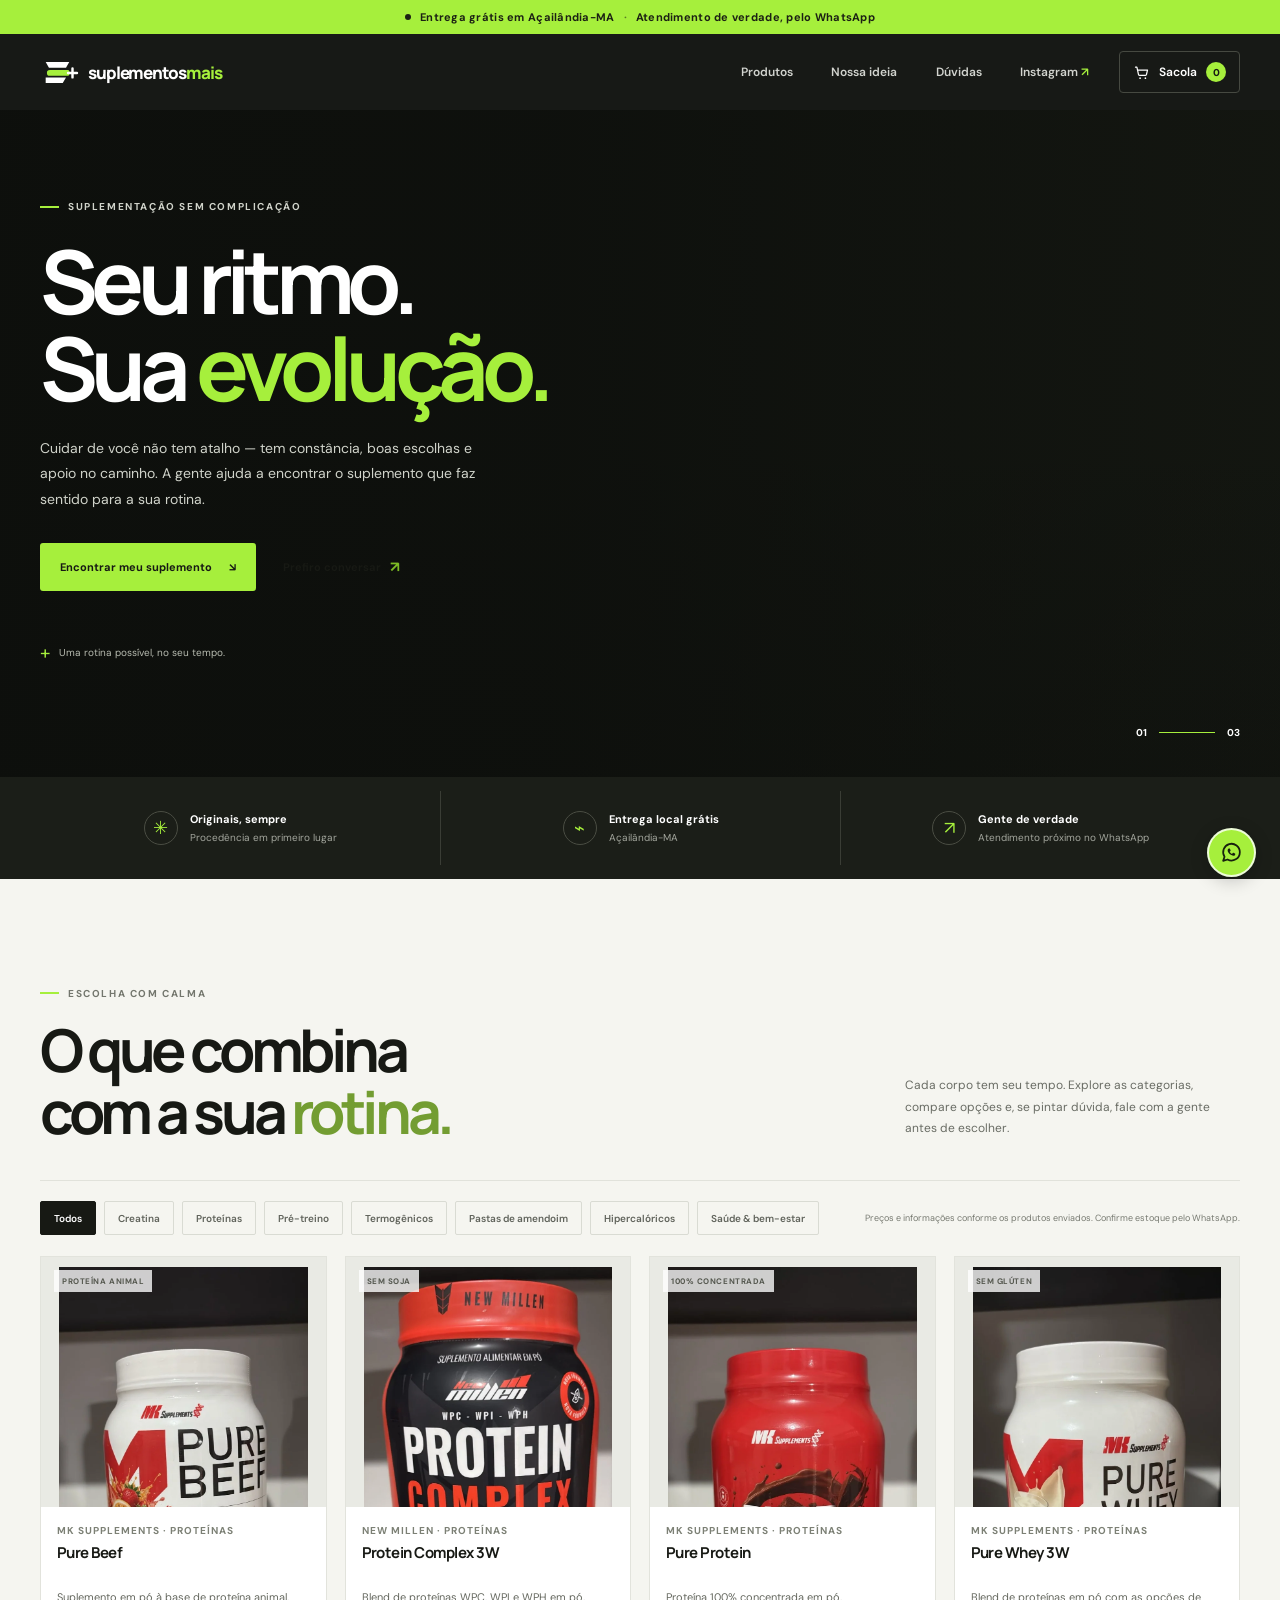
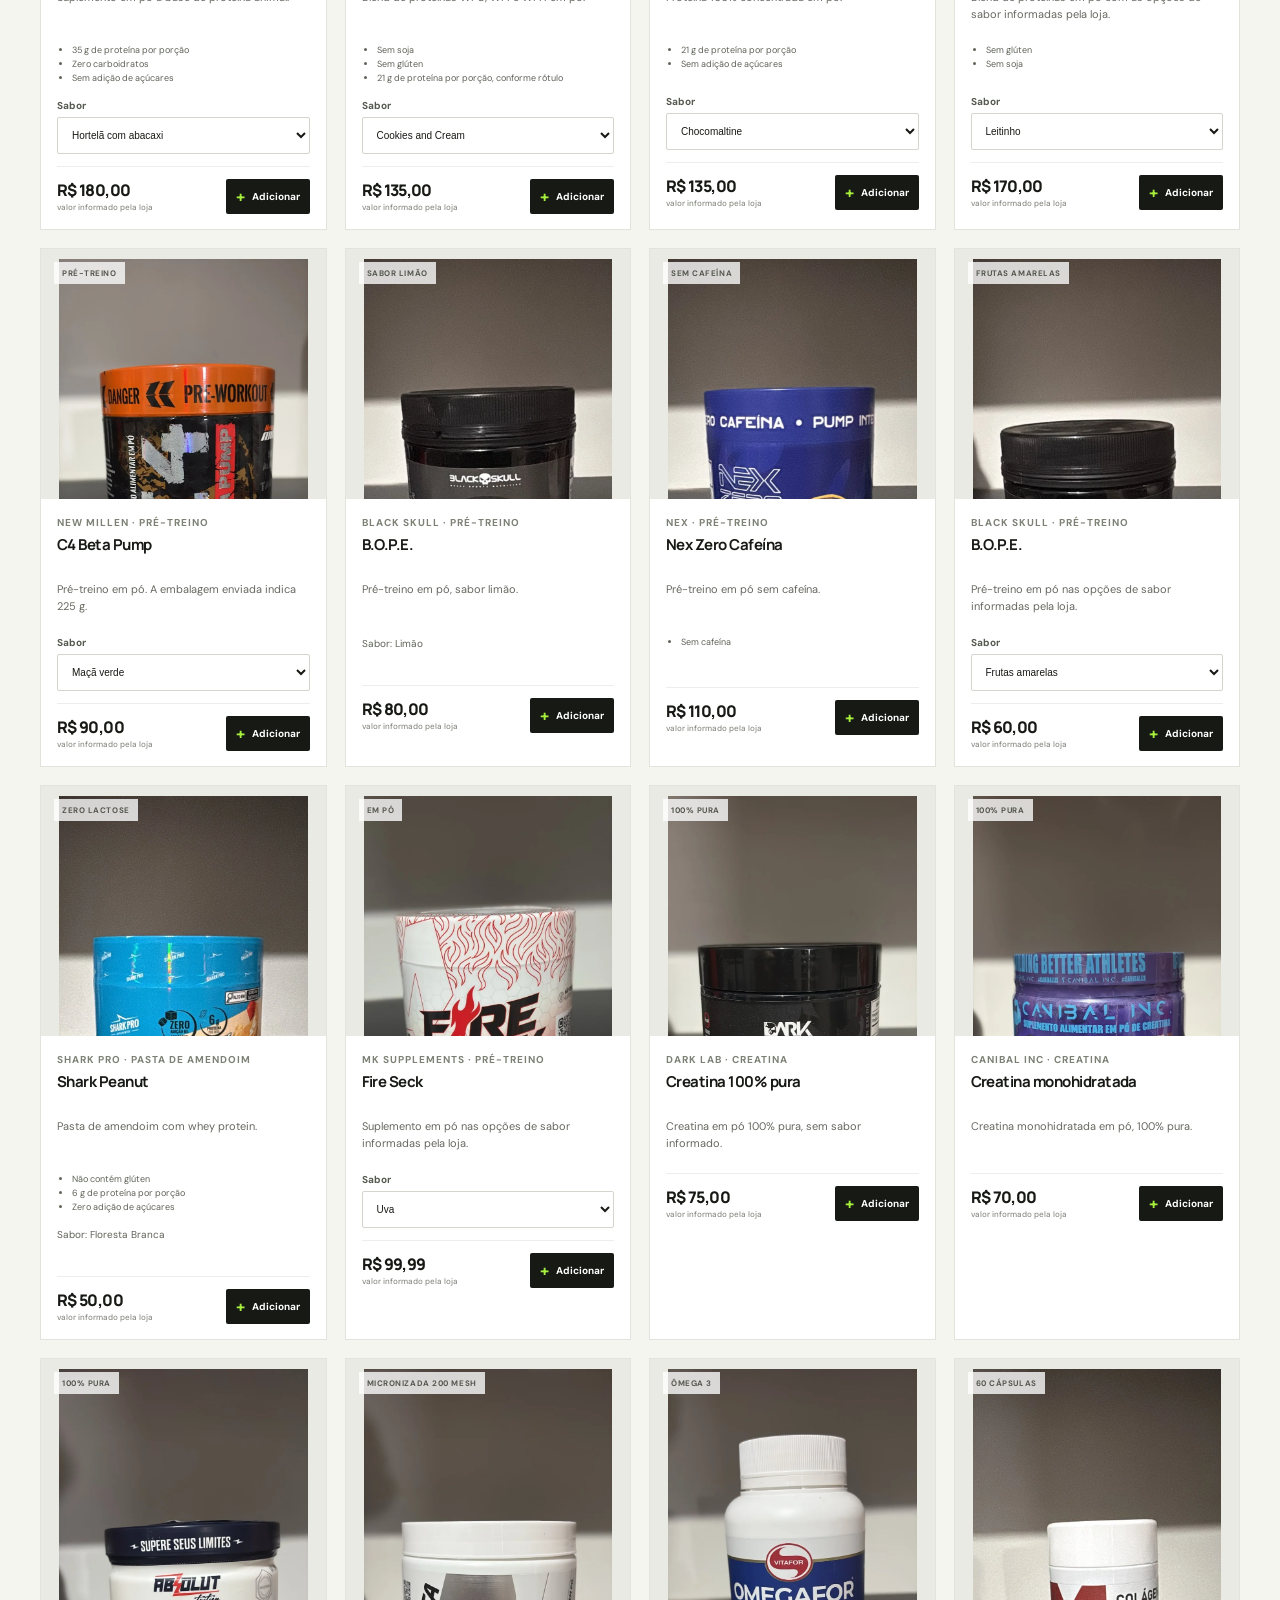
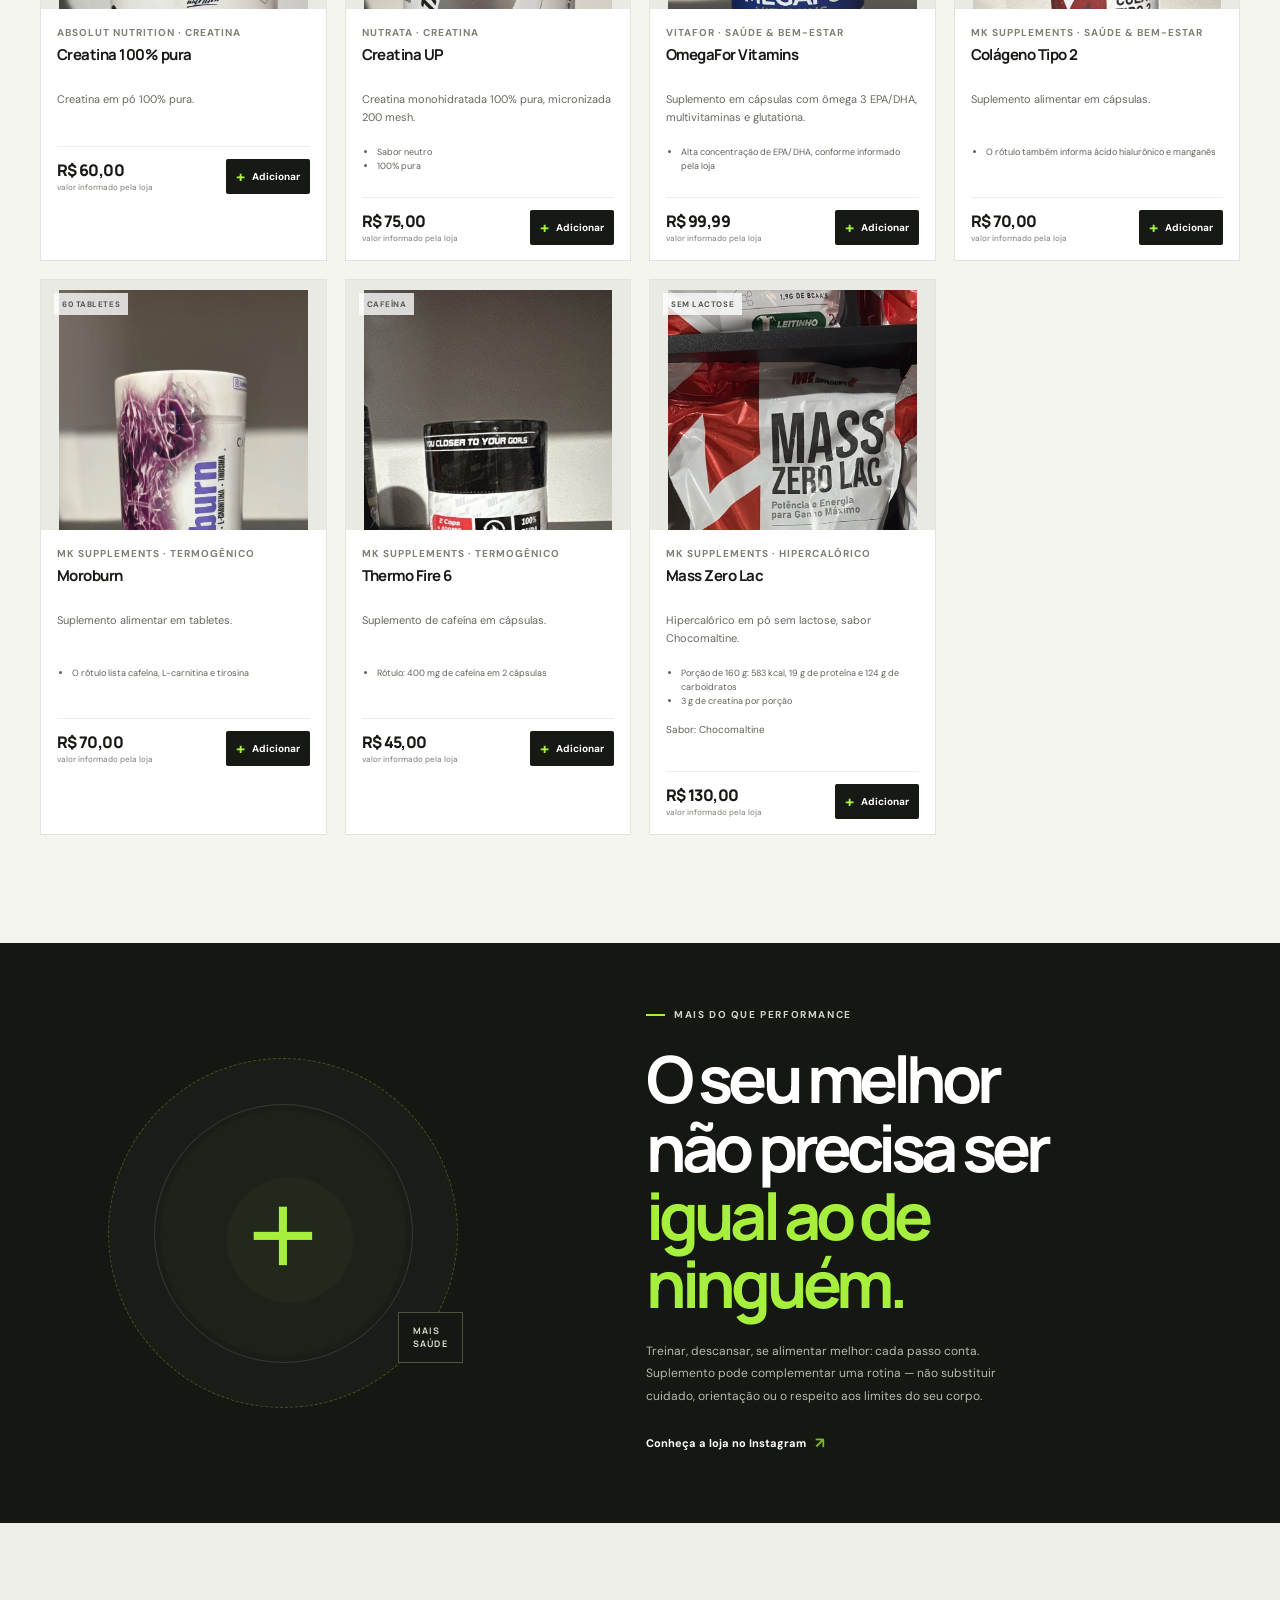
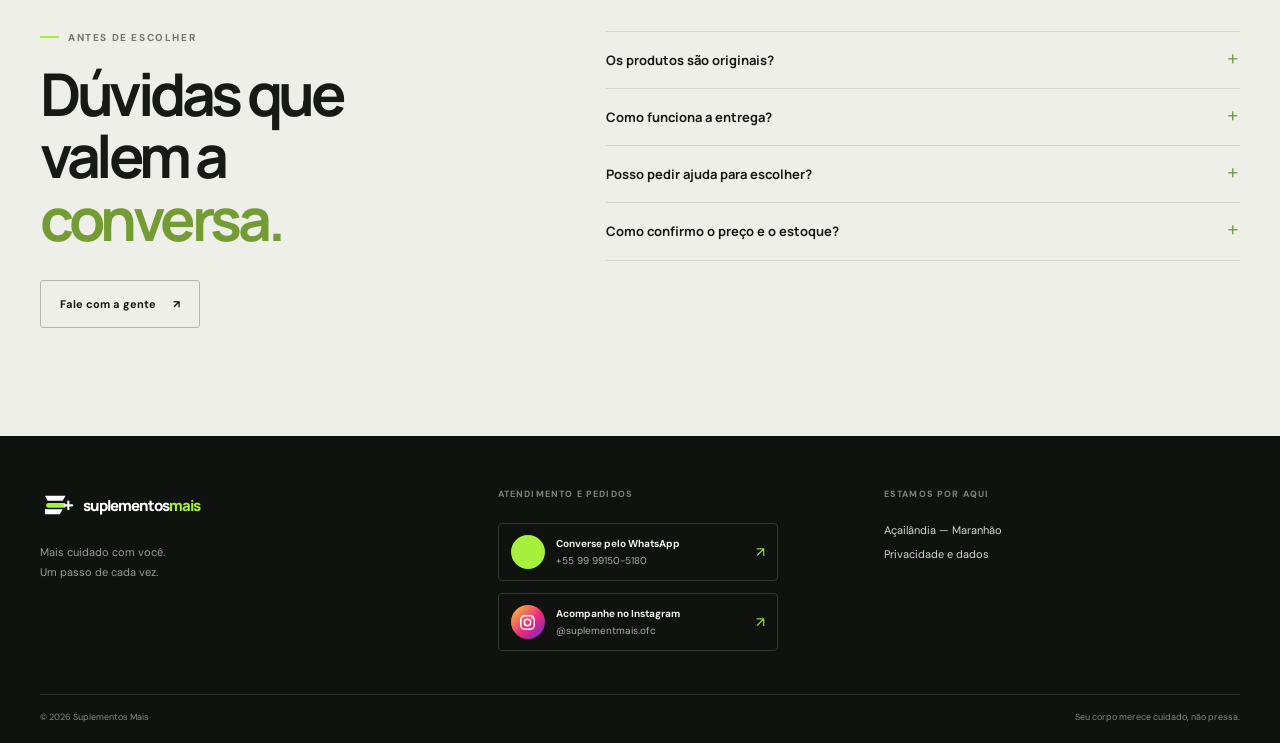
<file: index.html>
<!doctype html>
<html lang="pt-BR">
  <head>
 <!-- Google tag (gtag.js) -->
    <script async src="https://www.googletagmanager.com/gtag/js?id=G-LYLP52VPXJ"></script>
    <script>
      window.dataLayer = window.dataLayer || [];
      function gtag(){dataLayer.push(arguments);}
      gtag('js', new Date());

      gtag('config', 'G-LYLP52VPXJ');
    </script>
    <meta charset="utf-8">
    <meta name="viewport" content="width=device-width, initial-scale=1">
    <meta name="theme-color" content="#10120f">
    <meta name="description" content="Suplementos Mais: suplementos originais para apoiar sua rotina de treino, saúde e bem-estar. Entrega grátis em Açailândia-MA.">
    <meta property="og:type" content="website">
    <meta property="og:title" content="Suplementos Mais — Seu ritmo. Sua evolução.">
    <meta property="og:description" content="Suplementos originais e atendimento próximo para acompanhar sua rotina. Peça pelo WhatsApp.">
    <title>Suplementos Mais — Seu ritmo. Sua evolução.</title>
    <link rel="preconnect" href="https://images.unsplash.com">
    <link rel="preconnect" href="https://fonts.googleapis.com">
    <link rel="preconnect" href="https://fonts.gstatic.com" crossorigin>
    <link href="https://fonts.googleapis.com/css2?family=DM+Sans:wght@400;500;600;700&family=Manrope:wght@400;500;600;700;800&display=swap" rel="stylesheet">
    <link rel="stylesheet" href="style.css">
    <script type="application/ld+json">
      {
        "@context": "https://schema.org",
        "@type": "SportingGoodsStore",
        "name": "Suplementos Mais",
        "description": "Loja de suplementos alimentares com entrega grátis em Açailândia, Maranhão.",
        "telephone": "+55 99 99150-5180",
        "areaServed": {
          "@type": "City",
          "name": "Açailândia",
          "containedInPlace": {
            "@type": "State",
            "name": "Maranhão"
          }
        },
        "sameAs": [
          "https://www.instagram.com/suplementmais.ofc/"
        ]
      }
    </script>
    <script src="script.js" defer></script>
  </head>
  <body>
    <a class="skip-link" href="#conteudo">Pular para o conteúdo</a>

    <div class="announcement">
      <span class="announcement__dot" aria-hidden="true"></span>
      Entrega grátis em Açailândia-MA <span class="announcement__divider" aria-hidden="true">·</span> Atendimento de verdade, pelo WhatsApp
    </div>

    <header class="site-header">
      <div class="container header-inner">
        <a class="brand" href="#inicio" aria-label="Suplementos Mais — início">
          <svg class="brand__mark" viewBox="0 0 48 48" aria-hidden="true">
            <path d="M7 11h29l-4 7H11zM7 30h25l-4 7H7z" fill="currentColor"/>
            <path d="M12 21h23a5 5 0 0 1 0 7H12a3.5 3.5 0 0 1 0-7Z" fill="#a6ef3c"/>
            <path d="M40 19v11m-5.5-5.5h11" stroke="currentColor" stroke-width="3" stroke-linecap="round"/>
          </svg>
          <span class="brand__wordmark">suplementos<span>mais</span></span>
        </a>

        <nav class="main-nav" aria-label="Navegação principal">
          <a href="#catalogo">Produtos</a>
          <a href="#sobre">Nossa ideia</a>
          <a href="#duvidas">Dúvidas</a>
          <a class="main-nav__instagram" href="https://www.instagram.com/suplementmais.ofc/" target="_blank" rel="noreferrer">Instagram <span aria-hidden="true">↗</span></a>
        </nav>

        <button class="cart-trigger" type="button" aria-haspopup="dialog" aria-controls="cart-dialog" aria-label="Abrir carrinho">
          <svg viewBox="0 0 24 24" fill="none" aria-hidden="true"><path d="M3.5 4.5h2l2.2 10.1a2 2 0 0 0 2 1.6h7.4a2 2 0 0 0 1.9-1.4l1.5-6.1H7" stroke="currentColor" stroke-width="1.7" stroke-linecap="round" stroke-linejoin="round"/><circle cx="10" cy="20" r="1.2" fill="currentColor"/><circle cx="17.5" cy="20" r="1.2" fill="currentColor"/></svg>
          <span class="cart-trigger__label">Sacola</span>
          <span class="cart-count" aria-live="polite" aria-atomic="true">0</span>
        </button>
      </div>
    </header>

    <main id="conteudo">
      <section class="hero" id="inicio" aria-labelledby="hero-title">
        <div class="hero__image" role="img" aria-label="Ambiente de academia com equipamentos de treino"></div>
        <div class="hero__shade"></div>
        <div class="container hero__content">
          <p class="eyebrow"><span></span> Suplementação sem complicação</p>
          <h1 id="hero-title">Seu ritmo.<br>Sua <span>evolução.</span></h1>
          <p class="hero__copy">Cuidar de você não tem atalho — tem constância, boas escolhas e apoio no caminho. A gente ajuda a encontrar o suplemento que faz sentido para a sua rotina.</p>
          <div class="hero__actions">
            <a class="button button--lime" href="#catalogo">Encontrar meu suplemento <span aria-hidden="true">↘</span></a>
            <a class="text-link" href="https://wa.me/5599991505180?text=Oi%21%20Quero%20uma%20ajuda%20para%20escolher%20meu%20suplemento." target="_blank" rel="noreferrer">Prefiro conversar <span aria-hidden="true">↗</span></a>
          </div>
          <div class="hero__note"><span class="hero__note-mark" aria-hidden="true">+</span> Uma rotina possível, no seu tempo.</div>
        </div>
        <div class="hero__index" aria-hidden="true">01 <span></span> 03</div>
      </section>

      <section class="benefits" aria-label="Diferenciais da loja">
        <div class="container benefits__inner">
          <div class="benefit"><span class="benefit__icon" aria-hidden="true">✳</span><span><strong>Originais, sempre</strong><small>Procedência em primeiro lugar</small></span></div>
          <div class="benefit"><span class="benefit__icon" aria-hidden="true">⌁</span><span><strong>Entrega local grátis</strong><small>Açailândia-MA</small></span></div>
          <div class="benefit"><span class="benefit__icon" aria-hidden="true">↗</span><span><strong>Gente de verdade</strong><small>Atendimento próximo no WhatsApp</small></span></div>
        </div>
      </section>

      <section class="catalog section-pad" id="catalogo" aria-labelledby="catalog-title">
        <div class="container">
          <div class="section-heading">
            <div>
              <p class="eyebrow eyebrow--dark"><span></span> Escolha com calma</p>
              <h2 id="catalog-title">O que combina<br>com a sua <em>rotina.</em></h2>
            </div>
            <p class="section-heading__copy">Cada corpo tem seu tempo. Explore as categorias, compare opções e, se pintar dúvida, fale com a gente antes de escolher.</p>
          </div>
          <div class="catalog-toolbar">
            <div class="category-list" role="group" aria-label="Filtrar produtos por categoria">
              <button class="category-chip is-active" type="button" data-category="todos" aria-pressed="true">Todos</button>
              <button class="category-chip" type="button" data-category="creatina" aria-pressed="false">Creatina</button>
              <button class="category-chip" type="button" data-category="proteina" aria-pressed="false">Proteínas</button>
              <button class="category-chip" type="button" data-category="energia" aria-pressed="false">Pré-treino</button>
              <button class="category-chip" type="button" data-category="termogenico" aria-pressed="false">Termogênicos</button>
              <button class="category-chip" type="button" data-category="pasta" aria-pressed="false">Pastas de amendoim</button>
              <button class="category-chip" type="button" data-category="hipercalorico" aria-pressed="false">Hipercalóricos</button>
              <button class="category-chip" type="button" data-category="saude" aria-pressed="false">Saúde &amp; bem-estar</button>
            </div>
            <p class="catalog-note">Preços e informações conforme os produtos enviados. Confirme estoque pelo WhatsApp.</p>
          </div>
          <div class="product-grid" id="product-grid" aria-live="polite" aria-busy="true"></div>
        </div>
      </section>

      <section class="manifesto" id="sobre" aria-labelledby="manifesto-title">
        <div class="container manifesto__inner">
          <div class="manifesto__graphic" aria-hidden="true">
            <div class="manifesto__ring manifesto__ring--outer"></div>
            <div class="manifesto__ring manifesto__ring--inner"></div>
            <span class="manifesto__plus">+</span>
            <span class="manifesto__caption">MAIS<br>SAÚDE</span>
          </div>
          <div class="manifesto__text">
            <p class="eyebrow"><span></span> Mais do que performance</p>
            <h2 id="manifesto-title">O seu melhor<br>não precisa ser<br><em>igual ao de ninguém.</em></h2>
            <p>Treinar, descansar, se alimentar melhor: cada passo conta. Suplemento pode complementar uma rotina — não substituir cuidado, orientação ou o respeito aos limites do seu corpo.</p>
            <a class="text-link text-link--light" href="https://www.instagram.com/suplementmais.ofc/" target="_blank" rel="noreferrer">Conheça a loja no Instagram <span aria-hidden="true">↗</span></a>
          </div>
        </div>
      </section>

      <section class="faq section-pad" id="duvidas" aria-labelledby="faq-title">
        <div class="container faq__inner">
          <div>
            <p class="eyebrow eyebrow--dark"><span></span> Antes de escolher</p>
            <h2 id="faq-title">Dúvidas que<br>valem a <em>conversa.</em></h2>
            <a class="button button--outline" href="https://wa.me/5599991505180?text=Oi%21%20Tenho%20uma%20d%C3%BAvida%20sobre%20os%20suplementos." target="_blank" rel="noreferrer">Fale com a gente <span aria-hidden="true">↗</span></a>
          </div>
          <div class="faq-list">
            <details>
              <summary>Os produtos são originais?</summary>
              <p>Sim. Trabalhamos com produtos originais e priorizamos a procedência. Se quiser conferir uma marca ou produto específico, fale com a gente antes do pedido.</p>
            </details>
            <details>
              <summary>Como funciona a entrega?</summary>
              <p>A entrega é grátis em Açailândia-MA. Para outros locais, consulte disponibilidade, prazo e valor pelo WhatsApp.</p>
            </details>
            <details>
              <summary>Posso pedir ajuda para escolher?</summary>
              <p>Claro. Conte um pouco sobre sua rotina e o que procura. Para recomendações individualizadas de saúde ou nutrição, procure um profissional habilitado.</p>
            </details>
            <details>
              <summary>Como confirmo o preço e o estoque?</summary>
              <p>Os valores deste catálogo são referências iniciais. O preço final, a disponibilidade e os detalhes do pedido são confirmados diretamente com a loja pelo WhatsApp.</p>
            </details>
          </div>
        </div>
      </section>
    </main>

    <footer class="site-footer">
      <div class="container footer-main">
        <div class="footer-brand">
          <a class="brand brand--footer" href="#inicio" aria-label="Suplementos Mais — voltar ao início">
            <svg class="brand__mark" viewBox="0 0 48 48" aria-hidden="true"><path d="M7 11h29l-4 7H11zM7 30h25l-4 7H7z" fill="currentColor"/><path d="M12 21h23a5 5 0 0 1 0 7H12a3.5 3.5 0 0 1 0-7Z" fill="#a6ef3c"/><path d="M40 19v11m-5.5-5.5h11" stroke="currentColor" stroke-width="3" stroke-linecap="round"/></svg>
            <span class="brand__wordmark">suplementos<span>mais</span></span>
          </a>
          <p>Mais cuidado com você.<br>Um passo de cada vez.</p>
        </div>
        <div class="footer-contact">
          <span class="footer-label">Atendimento e pedidos</span>
          <a class="footer-whatsapp" href="https://wa.me/5599991505180" target="_blank" rel="noreferrer">
            <span class="footer-whatsapp__icon" aria-hidden="true">
              <svg viewBox="0 0 24 24" fill="none"><path d="M20 11.7a8 8 0 0 1-11.8 7L4 20l1.3-4A8 8 0 1 1 20 11.7Z" stroke="currentColor" stroke-width="1.7" stroke-linejoin="round"/><path d="M9 8.5c.2-.4.4-.4.7-.4h.4c.2 0 .3.1.4.4l.6 1.4c.1.3.1.4-.1.6l-.5.6c-.2.2-.2.3-.1.5.3.6 1 1.3 1.7 1.7.2.1.4.1.5-.1l.7-.8c.2-.2.3-.2.6-.1l1.4.7c.3.1.4.3.3.6l-.2.8c-.1.3-.5.6-1 .7-.6.1-1.4 0-2.6-.6-1.2-.6-2.2-1.6-2.8-2.5-.6-.9-.8-1.8-.7-2.4.1-.5.4-.9.7-1.1Z" fill="currentColor"/></svg>
            </span>
            <span class="footer-whatsapp__text"><strong>Converse pelo WhatsApp</strong><small>+55 99 99150-5180</small></span>
            <span class="footer-whatsapp__arrow" aria-hidden="true">↗</span>
          </a>
          <a class="footer-whatsapp footer-instagram" href="https://www.instagram.com/suplementmais.ofc/" target="_blank" rel="noreferrer">
            <span class="footer-whatsapp__icon" aria-hidden="true">
              <svg viewBox="0 0 24 24" fill="none"><rect x="3.5" y="3.5" width="17" height="17" rx="5" stroke="currentColor" stroke-width="1.8"/><circle cx="12" cy="12" r="4" stroke="currentColor" stroke-width="1.8"/><circle cx="17.5" cy="6.8" r="1" fill="currentColor"/></svg>
            </span>
            <span class="footer-whatsapp__text"><strong>Acompanhe no Instagram</strong><small>@suplementmais.ofc</small></span>
            <span class="footer-whatsapp__arrow" aria-hidden="true">↗</span>
          </a>
        </div>
        <div class="footer-contact">
          <span class="footer-label">Estamos por aqui</span>
          <span>Açailândia — Maranhão</span>
          <a href="privacy.html">Privacidade e dados</a>
        </div>
      </div>
      <div class="container footer-bottom">
        <span>© <span id="current-year"></span> Suplementos Mais</span>
        <span>Seu corpo merece cuidado, não pressa.</span>
      </div>
    </footer>

    <dialog class="cart-dialog" id="cart-dialog" aria-labelledby="cart-title">
      <div class="dialog-header">
        <div><p class="eyebrow eyebrow--dark"><span></span> Sua seleção</p><h2 id="cart-title">Sacola <span class="cart-title-count">(0)</span></h2></div>
        <button class="icon-button" type="button" data-close-cart aria-label="Fechar sacola">×</button>
      </div>
      <div class="cart-items" id="cart-items"></div>
      <div class="cart-empty" id="cart-empty">
        <span class="cart-empty__icon" aria-hidden="true">＋</span>
        <p>Sua sacola está esperando<br>por uma boa escolha.</p>
        <button class="text-link" type="button" data-close-cart>Explorar produtos <span aria-hidden="true">↗</span></button>
      </div>
      <div class="cart-footer" id="cart-footer" hidden>
        <fieldset class="payment-options" id="payment-options">
          <legend>Escolha a forma de pagamento</legend>
          <label class="payment-option"><input type="radio" name="paymentMethod" value="dinheiro"><span>Dinheiro</span></label>
          <label class="payment-option"><input type="radio" name="paymentMethod" value="pix"><span>Pix</span></label>
          <label class="payment-option"><input type="radio" name="paymentMethod" value="debito"><span>Cartão de débito</span></label>
          <label class="payment-option"><input type="radio" name="paymentMethod" value="credito-vista"><span>Crédito à vista</span></label>
          <label class="payment-option payment-option--installments"><input type="radio" name="paymentMethod" value="credito-parcelado" id="installment-payment-option" aria-describedby="installment-eligibility"><span>Crédito parcelado</span></label>
          <p class="payment-hint" id="installment-eligibility">Em compras a partir de R$ 120,00, em até 3 parcelas mensais.</p>
        </fieldset>
        <div class="installment-field" id="installment-field" hidden>
          <label for="installments">Parcelas mensais</label>
          <select id="installments" name="installments">
            <option value="" selected disabled>Escolha a quantidade de parcelas</option>
            <option value="2">2 parcelas</option>
            <option value="3">3 parcelas</option>
          </select>
          <p class="installment-preview" id="installment-preview" aria-live="polite"></p>
        </div>
        <p class="payment-error" id="payment-error" role="alert" hidden>Selecione uma forma de pagamento para continuar.</p>
        <p class="cart-disclaimer">A loja confirma disponibilidade e total do pedido pelo WhatsApp.</p>
        <div class="cart-total"><span>Subtotal de referência</span><strong id="cart-total">R$ 0,00</strong></div>
        <button class="button button--lime button--full" type="button" id="checkout-button">Continuar pelo WhatsApp <span aria-hidden="true">↗</span></button>
      </div>
    </dialog>

    <dialog class="product-image-dialog" id="product-image-dialog" aria-label="Imagem ampliada do produto">
      <button class="icon-button product-image-dialog__close" type="button" data-close-product-image aria-label="Fechar imagem ampliada">×</button>
      <img id="product-image-preview" alt="">
      <p id="product-image-caption"></p>
    </dialog>

    <dialog class="checkout-dialog" id="checkout-dialog" aria-labelledby="checkout-title">
      <div class="dialog-header">
        <div><p class="eyebrow eyebrow--dark"><span></span> Só mais um passo</p><h2 id="checkout-title">Para quem<br>preparamos o pedido?</h2></div>
        <button class="icon-button" type="button" data-close-checkout aria-label="Fechar formulário">×</button>
      </div>
      <p class="checkout-intro">Seus dados serão incluídos na mensagem de pedido e compartilhados com a loja pelo WhatsApp. Não armazenamos essas informações neste site.</p>
      <form id="checkout-form">
        <label for="customer-name">Seu nome</label>
        <input id="customer-name" name="name" autocomplete="name" maxlength="80" required>
        <label for="customer-address">Endereço para entrega</label>
        <textarea id="customer-address" name="address" autocomplete="street-address" rows="3" maxlength="240" required placeholder="Rua, número, bairro e cidade"></textarea>
        <button class="button button--lime button--full" type="submit">Revisar pedido no WhatsApp <span aria-hidden="true">↗</span></button>
      </form>
      <p class="checkout-privacy">Ao continuar, você abre uma conversa com Suplementos Mais. <a href="privacy.html">Leia como tratamos seus dados.</a></p>
    </dialog>

    <a class="whatsapp-float" href="https://wa.me/5599991505180?text=Oi%21%20Quero%20falar%20com%20a%20Suplementos%20Mais." target="_blank" rel="noreferrer" aria-label="Fale com a Suplementos Mais pelo WhatsApp">
      <svg viewBox="0 0 24 24" aria-hidden="true"><path d="M20 11.7a8 8 0 0 1-11.8 7L4 20l1.3-4A8 8 0 1 1 20 11.7Z" fill="none" stroke="currentColor" stroke-width="1.7" stroke-linejoin="round"/><path d="M9 8.5c.2-.4.4-.4.7-.4h.4c.2 0 .3.1.4.4l.6 1.4c.1.3.1.4-.1.6l-.5.6c-.2.2-.2.3-.1.5.3.6 1 1.3 1.7 1.7.2.1.4.1.5-.1l.7-.8c.2-.2.3-.2.6-.1l1.4.7c.3.1.4.3.3.6l-.2.8c-.1.3-.5.6-1 .7-.6.1-1.4 0-2.6-.6-1.2-.6-2.2-1.6-2.8-2.5-.6-.9-.8-1.8-.7-2.4.1-.5.4-.9.7-1.1Z" fill="currentColor"/></svg>
    </a>
  </body>
</html>
</file>
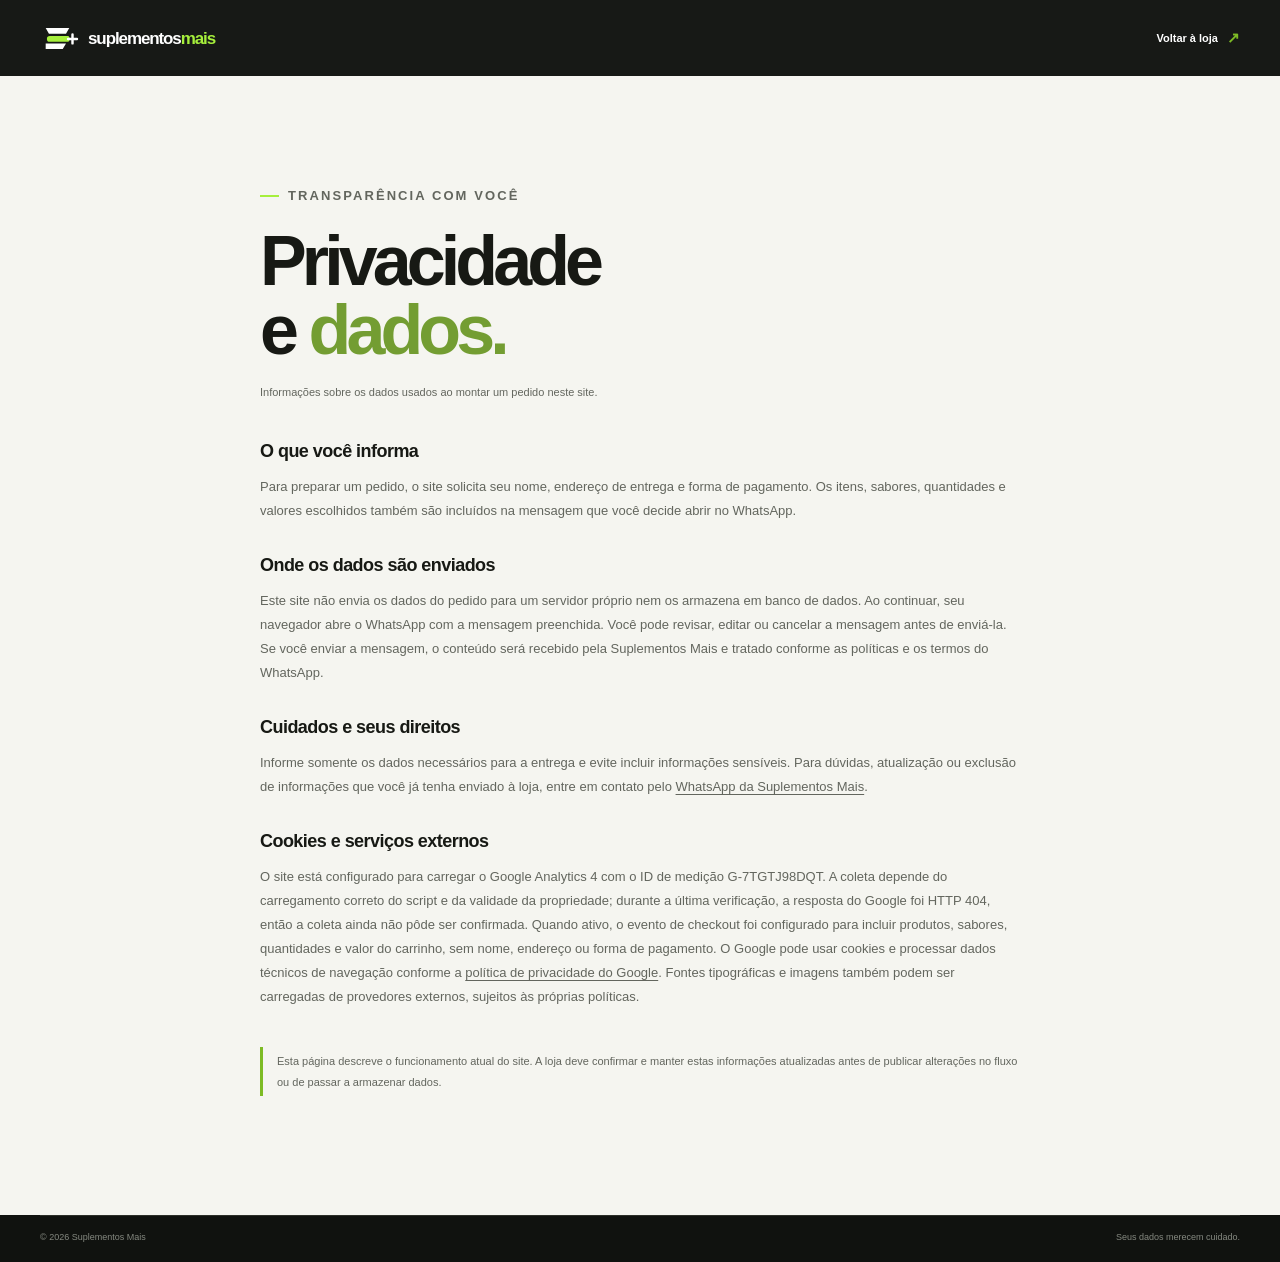
<file: privacy.html>
<!doctype html>
<html lang="pt-BR">
  <head>
    <meta charset="utf-8">
    <meta name="viewport" content="width=device-width, initial-scale=1">
    <meta name="theme-color" content="#10120f">
    <meta name="description" content="Saiba como a Suplementos Mais trata os dados informados durante a montagem de um pedido pelo site.">
    <title>Privacidade e dados — Suplementos Mais</title>
    <link rel="stylesheet" href="style.css">
  </head>
  <body>
    <header class="site-header">
      <div class="container header-inner">
        <a class="brand" href="index.html" aria-label="Suplementos Mais — início">
          <svg class="brand__mark" viewBox="0 0 48 48" aria-hidden="true"><path d="M7 11h29l-4 7H11zM7 30h25l-4 7H7z" fill="currentColor"/><path d="M12 21h23a5 5 0 0 1 0 7H12a3.5 3.5 0 0 1 0-7Z" fill="#a6ef3c"/><path d="M40 19v11m-5.5-5.5h11" stroke="currentColor" stroke-width="3" stroke-linecap="round"/></svg>
          <span class="brand__wordmark">suplementos<span>mais</span></span>
        </a>
        <a class="text-link text-link--light" href="index.html">Voltar à loja <span aria-hidden="true">↗</span></a>
      </div>
    </header>
    <main class="privacy-page section-pad">
      <article class="container privacy-content">
        <p class="eyebrow eyebrow--dark"><span></span> Transparência com você</p>
        <h1>Privacidade<br>e <em>dados.</em></h1>
        <p class="privacy-updated">Informações sobre os dados usados ao montar um pedido neste site.</p>
        <h2>O que você informa</h2>
        <p>Para preparar um pedido, o site solicita seu nome, endereço de entrega e forma de pagamento. Os itens, sabores, quantidades e valores escolhidos também são incluídos na mensagem que você decide abrir no WhatsApp.</p>
        <h2>Onde os dados são enviados</h2>
        <p>Este site não envia os dados do pedido para um servidor próprio nem os armazena em banco de dados. Ao continuar, seu navegador abre o WhatsApp com a mensagem preenchida. Você pode revisar, editar ou cancelar a mensagem antes de enviá-la. Se você enviar a mensagem, o conteúdo será recebido pela Suplementos Mais e tratado conforme as políticas e os termos do WhatsApp.</p>
        <h2>Cuidados e seus direitos</h2>
        <p>Informe somente os dados necessários para a entrega e evite incluir informações sensíveis. Para dúvidas, atualização ou exclusão de informações que você já tenha enviado à loja, entre em contato pelo <a href="https://wa.me/5599991505180" target="_blank" rel="noreferrer">WhatsApp da Suplementos Mais</a>.</p>
        <h2>Cookies e serviços externos</h2>
        <p>O site está configurado para carregar o Google Analytics 4 com o ID de medição G-7TGTJ98DQT. A coleta depende do carregamento correto do script e da validade da propriedade; durante a última verificação, a resposta do Google foi HTTP 404, então a coleta ainda não pôde ser confirmada. Quando ativo, o evento de checkout foi configurado para incluir produtos, sabores, quantidades e valor do carrinho, sem nome, endereço ou forma de pagamento. O Google pode usar cookies e processar dados técnicos de navegação conforme a <a href="https://policies.google.com/privacy" target="_blank" rel="noreferrer">política de privacidade do Google</a>. Fontes tipográficas e imagens também podem ser carregadas de provedores externos, sujeitos às próprias políticas.</p>
        <p class="privacy-note">Esta página descreve o funcionamento atual do site. A loja deve confirmar e manter estas informações atualizadas antes de publicar alterações no fluxo ou de passar a armazenar dados.</p>
      </article>
    </main>
    <footer class="site-footer"><div class="container footer-bottom"><span>© <span id="privacy-year">2026</span> Suplementos Mais</span><span>Seus dados merecem cuidado.</span></div></footer>
    <style>
      .privacy-content { max-width: 760px; }
      .privacy-content h1 { margin: 0 0 18px; font: 800 clamp(45px, 7vw, 70px)/.98 var(--font-display); letter-spacing: -.07em; }
      .privacy-content h1 em { color: #739d32; font-style: normal; }
      .privacy-content h2 { margin: 32px 0 8px; font: 700 18px var(--font-display); letter-spacing: -.03em; }
      .privacy-content p { color: #63665e; font-size: 13px; line-height: 1.85; }
      .privacy-content .privacy-updated { margin-bottom: 38px; font-size: 11px; }
      .privacy-content a { text-decoration: underline; text-underline-offset: 3px; }
      .privacy-content .privacy-note { margin-top: 38px; border-left: 3px solid var(--lime-dark); padding: 4px 0 4px 14px; font-size: 11px; }
      @media (max-width: 650px) { .privacy-content h1 { font-size: 48px; } }
    </style>
  </body>
</html>
</file>
<file: style.css>
:root {
  color-scheme: light;
  --ink: #171914;
  --ink-soft: #20231d;
  --paper: #f5f5f0;
  --white: #fff;
  --muted: #777a71;
  --lime: #a6ef3c;
  --lime-dark: #7dbb25;
  --line: #e1e2db;
  --font-body: "DM Sans", sans-serif;
  --font-display: "Manrope", sans-serif;
  --container: 1200px;
}

* { box-sizing: border-box; }
html { scroll-behavior: smooth; scroll-padding-top: 90px; }
body { margin: 0; background: var(--paper); color: var(--ink); font-family: var(--font-body); -webkit-font-smoothing: antialiased; }
body:has(dialog[open]) { overflow: hidden; }
button, input, textarea { font: inherit; }
button, a { -webkit-tap-highlight-color: transparent; }
a { color: inherit; text-decoration: none; }
button { color: inherit; }
img, svg { display: block; }
.container { width: min(var(--container), calc(100% - 48px)); margin-inline: auto; }
.skip-link { position: fixed; z-index: 20; top: 10px; left: 10px; padding: 12px 16px; transform: translateY(-150%); background: var(--lime); color: var(--ink); font-weight: 700; }
.skip-link:focus { transform: translateY(0); }

.announcement { display: flex; min-height: 34px; align-items: center; justify-content: center; gap: 9px; background: var(--lime); color: #1c2114; font-size: 11px; font-weight: 700; letter-spacing: .025em; text-align: center; padding: 6px 16px; }
.announcement__dot { width: 6px; height: 6px; border-radius: 50%; background: currentColor; }
.announcement__divider { opacity: .55; }
.site-header { position: sticky; z-index: 5; top: 0; background: rgba(16, 18, 15, .97); color: var(--white); }
.header-inner { display: flex; min-height: 76px; align-items: center; justify-content: space-between; gap: 30px; }
.brand { display: inline-flex; align-items: center; gap: 9px; flex-shrink: 0; }
.brand__mark { width: 39px; height: 39px; color: var(--white); }
.brand__wordmark { font: 800 17px/1 var(--font-display); letter-spacing: -.065em; }
.brand__wordmark span { color: var(--lime); }
.main-nav { display: flex; align-items: center; gap: clamp(22px, 3vw, 42px); margin-left: auto; }
.main-nav a { color: #d2d4cf; font-size: 12px; font-weight: 600; transition: color .2s ease; }
.main-nav a:hover, .main-nav a:focus-visible { color: var(--lime); }
.main-nav__instagram span { color: var(--lime); }
.cart-trigger { display: inline-flex; align-items: center; gap: 9px; border: 1px solid #464941; border-radius: 4px; padding: 10px 13px; background: transparent; color: var(--white); cursor: pointer; font-size: 12px; font-weight: 600; }
.cart-trigger:hover { border-color: var(--lime); }
.cart-trigger svg { width: 17px; height: 17px; }
.cart-count { display: grid; width: 20px; height: 20px; place-items: center; border-radius: 50%; background: var(--lime); color: var(--ink); font-size: 10px; font-weight: 800; }
.cart-count.is-adding { animation: cart-count-pulse .55s ease-out; }
@keyframes cart-count-pulse { 50% { transform: scale(1.3); box-shadow: 0 0 0 5px rgba(166, 239, 60, .2); } }

.hero { position: relative; display: flex; min-height: min(690px, 76vw); min-height: clamp(570px, 48vw, 700px); align-items: center; overflow: hidden; background: #151812; color: var(--white); }
.hero__image, .hero__shade { position: absolute; inset: 0; }
.hero__image { background: url("https://images.unsplash.com/photo-1534438327276-14e5300c3a48?auto=format&fit=crop&w=1800&q=78&fm=webp") center 47%/cover no-repeat; opacity: .53; }
.hero__shade { background: linear-gradient(90deg, rgba(13, 15, 12, .97) 0%, rgba(13, 15, 12, .85) 43%, rgba(13, 15, 12, .23) 100%), linear-gradient(0deg, rgba(13, 15, 12, .35), transparent 50%); }
.hero__content { position: relative; z-index: 1; padding-block: 90px 112px; }
.eyebrow { display: flex; align-items: center; gap: 9px; margin: 0 0 24px; color: #d0d3ca; font-size: 10px; font-weight: 700; letter-spacing: .16em; text-transform: uppercase; }
.eyebrow > span { width: 19px; height: 2px; background: var(--lime); }
.hero h1, .section-heading h2, .manifesto h2, .faq h2 { margin: 0; font: 700 clamp(48px, 7vw, 88px)/.99 var(--font-display); letter-spacing: -.075em; }
.hero h1 span, .manifesto h2 em { color: var(--lime); font-style: normal; }
.hero__copy { max-width: 435px; margin: 25px 0 0; color: #d0d3ca; font-size: 14px; line-height: 1.8; }
.hero__actions { display: flex; align-items: center; flex-wrap: wrap; gap: 27px; margin-top: 31px; }
.button { display: inline-flex; min-height: 48px; align-items: center; justify-content: center; gap: 17px; border: 1px solid transparent; border-radius: 3px; padding: 0 19px; cursor: pointer; font-size: 11px; font-weight: 700; transition: background .2s ease, color .2s ease, border-color .2s ease, transform .2s ease; }
.button:hover { transform: translateY(-2px); }
.button--lime { background: var(--lime); color: var(--ink); }
.button--lime:hover { background: #b7ff58; }
.button--outline { border-color: #b4b6ae; background: transparent; color: var(--ink); }
.button--outline:hover { border-color: var(--ink); }
.button--full { width: 100%; }
.text-link { display: inline-flex; align-items: center; gap: 9px; border: 0; padding: 5px 0; background: transparent; cursor: pointer; color: var(--ink); font-size: 11px; font-weight: 700; }
.text-link span { color: var(--lime-dark); font-size: 15px; }
.text-link--light { color: var(--white); }
.hero__note { display: flex; align-items: center; gap: 9px; margin-top: 49px; color: #b7bbb0; font-size: 10px; }
.hero__note-mark { color: var(--lime); font-size: 19px; }
.hero__index { position: absolute; right: max(24px, calc((100% - var(--container))/2)); bottom: 38px; display: flex; align-items: center; gap: 12px; color: var(--white); font-size: 10px; font-weight: 700; }
.hero__index span { width: 56px; height: 1px; background: var(--lime); }

.benefits { background: #1b1e18; color: var(--white); }
.benefits__inner { display: grid; grid-template-columns: repeat(3, 1fr); min-height: 102px; align-items: center; }
.benefit { display: flex; align-items: center; justify-content: center; gap: 12px; padding: 20px; }
.benefit + .benefit { border-left: 1px solid #3a3d35; }
.benefit__icon { display: grid; width: 34px; height: 34px; place-items: center; border: 1px solid #4a4d43; border-radius: 50%; color: var(--lime); font-size: 18px; }
.benefit strong, .benefit small { display: block; }
.benefit strong { font-size: 11px; font-weight: 700; }
.benefit small { margin-top: 5px; color: #a3a69d; font-size: 10px; }

.section-pad { padding-block: 108px; }
.catalog { background: var(--paper); }
.section-heading { display: flex; align-items: end; justify-content: space-between; gap: 40px; }
.eyebrow--dark { margin-bottom: 19px; color: #73766d; }
.section-heading h2, .faq h2 { font-size: clamp(39px, 5vw, 59px); line-height: 1.06; }
.section-heading h2 em, .faq h2 em { color: #739d32; font-style: normal; }
.section-heading__copy { max-width: 335px; margin: 0 0 4px; color: #696c64; font-size: 12px; line-height: 1.8; }
.catalog-toolbar { display: flex; min-height: 76px; align-items: center; justify-content: space-between; gap: 15px; margin-top: 36px; border-top: 1px solid var(--line); }
.category-list { display: flex; flex-wrap: wrap; gap: 8px; }
.category-chip { min-height: 34px; border: 1px solid #d9dbd3; border-radius: 2px; padding: 0 13px; background: transparent; cursor: pointer; color: #60635b; font-size: 10px; font-weight: 600; transition: all .2s ease; }
.category-chip:hover, .category-chip.is-active { border-color: var(--ink); background: var(--ink); color: var(--white); }
.catalog-note { margin: 0; color: var(--muted); font-size: 9px; text-align: right; }
.product-grid { display: grid; grid-template-columns: repeat(4, minmax(0, 1fr)); gap: 18px; }
.product-card { overflow: hidden; border: 1px solid #e2e3dc; background: var(--white); transition: transform .25s ease, box-shadow .25s ease; }
.product-card:hover { transform: translateY(-4px); box-shadow: 0 12px 28px rgba(26, 29, 22, .08); }
.product-art { position: relative; display: grid; height: 250px; place-items: center; overflow: hidden; background: #e9eae4; }
.product-image-trigger { position: absolute; inset: 0; display: grid; width: 100%; height: 100%; place-items: center; overflow: hidden; border: 0; padding: 10px 18px; background: transparent; cursor: zoom-in; }
.product-image { width: 100%; height: 100%; object-fit: contain; object-position: center; transition: transform .25s ease; }
.product-image-trigger:hover .product-image, .product-image-trigger:focus-visible .product-image { transform: scale(1.04); }
.product-image-hint { position: absolute; right: 10px; bottom: 10px; border-radius: 2px; padding: 6px 8px; background: rgba(23,25,20,.78); color: var(--white); font-size: 9px; opacity: 0; transition: opacity .2s ease; }
.product-image-trigger:hover .product-image-hint, .product-image-trigger:focus-visible .product-image-hint { opacity: 1; }
.product-tag { position: absolute; z-index: 1; top: 13px; left: 13px; padding: 6px 8px; background: rgba(255,255,255,.78); color: #55584f; font-size: 8px; font-weight: 700; letter-spacing: .07em; text-transform: uppercase; }
.product-info { padding: 17px 16px 15px; }
.product-category { margin: 0 0 6px; color: #7c8075; font-size: 10px; font-weight: 700; letter-spacing: .1em; text-transform: uppercase; }
.product-info h3 { min-height: 38px; margin: 0; font: 700 15px/1.3 var(--font-display); letter-spacing: -.035em; }
.product-description { min-height: 42px; margin: 8px 0 13px; color: #666960; font-size: 11px; line-height: 1.6; }
.product-details { min-height: 38px; margin: 0 0 13px; padding-left: 15px; color: #5f6358; font-size: 9px; line-height: 1.55; }
.product-flavor-label { display: block; margin: 0 0 5px; color: #55594f; font-size: 10px; font-weight: 700; }
.product-flavor, .checkout-dialog select { width: 100%; min-height: 37px; border: 1px solid #d4d6ce; border-radius: 2px; padding: 8px 10px; background: #fff; color: var(--ink); font-size: 10px; }
.product-flavor { margin-bottom: 12px; }
.product-flavor-note { min-height: 37px; margin: 0 0 12px; color: #5f6358; font-size: 10px; line-height: 1.5; }
.product-buy { display: flex; align-items: center; justify-content: space-between; gap: 8px; border-top: 1px solid #edeee9; padding-top: 12px; }
.product-price { font: 800 16px/1 var(--font-display); letter-spacing: -.04em; }
.product-price small { display: block; margin-top: 5px; color: #8a8d85; font: 500 8px/1 var(--font-body); letter-spacing: 0; }
.add-to-cart { display: inline-flex; min-height: 35px; align-items: center; gap: 7px; border: 0; border-radius: 2px; padding: 0 10px; background: var(--ink); color: var(--white); cursor: pointer; font-size: 10px; font-weight: 700; transition: background .2s ease; }
.add-to-cart:hover { background: #363a30; }
.add-to-cart span { color: var(--lime); font-size: 16px; }
.product-grid__empty { grid-column: 1 / -1; padding: 40px; color: var(--muted); text-align: center; }

.manifesto { overflow: hidden; background: #151812; color: var(--white); }
.manifesto__inner { display: grid; min-height: 520px; grid-template-columns: .9fr 1.1fr; align-items: center; gap: 10%; padding-block: 65px; }
.manifesto__graphic { position: relative; display: grid; width: min(350px, 100%); aspect-ratio: 1; place-items: center; margin-inline: auto; border-radius: 50%; background: radial-gradient(circle at 52% 52%, #22281b 0 24%, transparent 25%), radial-gradient(circle at center, #1d2119 0 49%, #1a1d17 50% 100%); }
.manifesto__ring { position: absolute; border: 1px solid rgba(166,239,60,.28); border-radius: 50%; }
.manifesto__ring--outer { inset: 0; border-style: dashed; }
.manifesto__ring--inner { inset: 13%; border-color: rgba(255,255,255,.12); }
.manifesto__plus { color: var(--lime); font: 400 128px/.8 var(--font-display); }
.manifesto__caption { position: absolute; right: -5px; bottom: 13%; border: 1px solid #4a5240; padding: 11px 14px; background: #151812; color: #d6ddcc; font: 700 9px/1.5 var(--font-display); letter-spacing: .14em; }
.manifesto__text { max-width: 520px; }
.manifesto h2 { font-size: clamp(42px, 5.3vw, 65px); line-height: 1.05; }
.manifesto__text > p:not(.eyebrow) { max-width: 390px; margin: 22px 0 21px; color: #b6b9b0; font-size: 12px; line-height: 1.85; }

.faq { background: #eeefe9; }
.faq__inner { display: grid; grid-template-columns: .8fr 1.2fr; gap: 12%; }
.faq h2 { margin-bottom: 30px; }
.faq-list { border-top: 1px solid #d7d9d1; }
.faq-list details { border-bottom: 1px solid #d7d9d1; }
.faq-list summary { position: relative; padding: 19px 27px 19px 0; cursor: pointer; font: 700 13px/1.4 var(--font-display); list-style: none; }
.faq-list summary::-webkit-details-marker { display: none; }
.faq-list summary::after { position: absolute; top: 17px; right: 1px; color: #6b9140; content: "+"; font: 400 20px/1 var(--font-display); }
.faq-list details[open] summary::after { content: "−"; }
.faq-list details p { max-width: 530px; margin: -4px 25px 19px 0; color: #696c64; font-size: 11px; line-height: 1.8; }

.site-footer { background: #10120f; color: var(--white); }
.footer-main { display: grid; grid-template-columns: 1.2fr 1fr 1fr; gap: 30px; padding-block: 52px 43px; }
.brand--footer .brand__mark { width: 34px; height: 34px; }
.brand--footer .brand__wordmark { font-size: 15px; }
.footer-brand > p { margin: 16px 0 0; color: #999d92; font-size: 11px; line-height: 1.8; }
.footer-label { display: block; margin-bottom: 13px; color: #80847a; font-size: 9px; font-weight: 700; letter-spacing: .13em; text-transform: uppercase; }
.footer-contact { display: flex; flex-direction: column; align-items: flex-start; gap: 10px; }
.footer-contact a, .footer-contact > span:not(.footer-label) { color: #d4d6cf; font-size: 11px; }
.footer-contact a:hover { color: var(--lime); }
.footer-contact a span { color: var(--lime); }
.footer-contact .footer-whatsapp { display: flex; width: min(100%, 280px); align-items: center; gap: 11px; border: 1px solid #353930; border-radius: 4px; padding: 11px 12px; transition: border-color .2s ease, background .2s ease; }
.footer-contact .footer-whatsapp:hover { border-color: #68744f; background: #171a14; color: var(--white); }
.footer-contact .footer-instagram { margin-top: 2px; }
.footer-contact .footer-instagram .footer-whatsapp__icon { background: linear-gradient(135deg, #f9ce34, #ee2a7b 55%, #6228d7); color: var(--white); }
.footer-whatsapp__icon { display: grid; width: 34px; height: 34px; flex: 0 0 34px; place-items: center; border-radius: 50%; background: var(--lime); color: var(--ink); }
.footer-contact .footer-whatsapp__icon svg { width: 19px; height: 19px; }
.footer-contact .footer-whatsapp__text { display: flex; min-width: 0; flex-direction: column; gap: 4px; }
.footer-contact .footer-whatsapp__text strong { color: #f0f1ec; font-size: 10px; font-weight: 700; }
.footer-contact .footer-whatsapp__text small { color: #a7aa9f; font-size: 10px; }
.footer-contact .footer-whatsapp__arrow { margin-left: auto; color: var(--lime); font-size: 14px; }
.footer-bottom { display: flex; justify-content: space-between; gap: 20px; border-top: 1px solid #2c2f29; padding-block: 16px 20px; color: #858980; font-size: 9px; }
.whatsapp-float { position: fixed; z-index: 4; right: 24px; bottom: 23px; display: grid; width: 49px; height: 49px; place-items: center; border: 2px solid rgba(255,255,255,.8); border-radius: 50%; background: #a6ef3c; color: #17200e; box-shadow: 0 4px 18px rgba(0,0,0,.2); transition: transform .2s ease; }
.whatsapp-float:hover { transform: scale(1.07); }
.whatsapp-float svg { width: 25px; height: 25px; }

dialog { color: var(--ink); }
.cart-dialog, .checkout-dialog { position: fixed; top: 0; right: 0; left: auto; width: min(440px, 100%); height: 100dvh; max-height: none; margin: 0; border: 0; padding: 28px; background: var(--paper); box-shadow: -15px 0 60px rgba(0,0,0,.22); }
.cart-dialog[open] { display: flex; flex-direction: column; overflow: hidden; animation: slide-in .24s ease-out; }
.checkout-dialog[open] { animation: slide-in .24s ease-out; }
.cart-dialog::backdrop, .checkout-dialog::backdrop { background: rgba(7,8,6,.62); }
@keyframes slide-in { from { transform: translateX(20px); opacity: .75; } to { transform: translateX(0); opacity: 1; } }
.dialog-header { display: flex; align-items: flex-start; justify-content: space-between; gap: 20px; border-bottom: 1px solid var(--line); padding-bottom: 18px; }
.dialog-header .eyebrow { margin-bottom: 11px; font-size: 9px; }
.dialog-header h2 { margin: 0; font: 800 29px/1.05 var(--font-display); letter-spacing: -.06em; }
.cart-title-count { color: #858980; font: 500 13px var(--font-body); letter-spacing: 0; }
.icon-button { display: grid; width: 34px; height: 34px; flex-shrink: 0; place-items: center; border: 1px solid #d5d7cf; border-radius: 50%; background: transparent; cursor: pointer; font-size: 22px; line-height: 1; }
.cart-items { min-height: 0; flex: 1 1 auto; overflow-y: auto; }
.cart-item { display: grid; grid-template-columns: 58px minmax(0, 1fr) auto; gap: 12px; border-bottom: 1px solid var(--line); padding: 17px 0; }
.cart-item__image { width: 58px; height: 63px; border-radius: 2px; background: #e7e8e1; object-fit: cover; object-position: center 52%; }
.cart-item__title { margin: 2px 0 5px; font: 700 12px var(--font-display); }
.cart-item__price { margin: 0; color: #74776f; font-size: 10px; }
.cart-item__flavor { margin: 5px 0 0; color: #74776f; font-size: 9px; }
.quantity-control { display: flex; align-items: center; gap: 8px; margin-top: 11px; }
.quantity-control button { display: grid; width: 24px; height: 24px; place-items: center; border: 1px solid #d8dad2; background: transparent; cursor: pointer; font-size: 14px; }
.quantity-control output { min-width: 12px; font-size: 11px; font-weight: 700; text-align: center; }
.cart-item__remove { align-self: start; border: 0; background: transparent; color: #858980; cursor: pointer; font-size: 10px; text-decoration: underline; text-underline-offset: 3px; }
.cart-empty { display: grid; min-height: 0; flex: 1 1 auto; align-content: center; justify-items: center; text-align: center; }
.cart-empty[hidden], .cart-footer[hidden] { display: none; }
.cart-empty__icon { display: grid; width: 45px; height: 45px; place-items: center; border: 1px solid #cfd2c8; border-radius: 50%; color: #7c9d4c; font-size: 24px; }
.cart-empty p { color: #64675f; font: 600 13px/1.6 var(--font-display); }
.cart-footer { flex: 0 0 auto; padding-top: 12px; background: var(--paper); }
.payment-options { display: grid; grid-template-columns: repeat(2, minmax(0, 1fr)); gap: 6px; margin: 0 0 10px; border: 0; padding: 0; }
.payment-options legend { margin-bottom: 8px; font-size: 12px; font-weight: 700; }
.payment-option { display: flex; min-height: 36px; align-items: center; gap: 7px; border: 1px solid #d8dad2; border-radius: 3px; padding: 7px 8px; background: #fff; cursor: pointer; font-size: 10px; line-height: 1.3; }
.payment-option:has(input:checked) { border-color: #739d32; background: #f2f8e9; }
.payment-option:has(input:disabled) { cursor: not-allowed; color: #858980; opacity: .65; }
.payment-option input { width: 15px; height: 15px; flex: 0 0 15px; margin: 0; accent-color: #739d32; }
.payment-hint { grid-column: 1 / -1; margin: 0; color: #73766d; font-size: 9px; line-height: 1.4; }
.installment-field { margin: 0 0 9px; }
.installment-field label { display: block; margin-bottom: 5px; font-size: 10px; font-weight: 700; }
.installment-field select { width: 100%; min-height: 36px; border: 1px solid #d4d6ce; border-radius: 2px; padding: 8px 10px; background: #fff; color: var(--ink); font-size: 10px; }
.installment-field select:focus { outline: 2px solid #8cba4b; outline-offset: 1px; }
.payment-error { margin: 0 0 8px; color: #a52828; font-size: 10px; line-height: 1.4; }
.payment-error[hidden] { display: none; }
.cart-disclaimer { margin: 0 0 12px; color: #73766d; font-size: 9px; line-height: 1.5; }
.cart-total { display: flex; align-items: center; justify-content: space-between; margin-bottom: 15px; font-size: 11px; }
.cart-total strong { font: 800 20px var(--font-display); }
.checkout-dialog { width: min(500px, 100%); padding: 30px; }
.checkout-dialog .dialog-header h2 { font-size: 27px; }
.checkout-intro, .checkout-privacy { color: #71746c; font-size: 11px; line-height: 1.7; }
.checkout-dialog { overflow-y: auto; }
.checkout-dialog form { display: flex; flex-direction: column; gap: 8px; margin-top: 23px; }
.checkout-dialog label { margin-top: 9px; font-size: 11px; font-weight: 700; }
.checkout-dialog input, .checkout-dialog textarea, .checkout-dialog select { width: 100%; border: 1px solid #d4d6ce; border-radius: 2px; padding: 12px; background: #fff; color: var(--ink); font-size: 12px; }
.checkout-dialog input:focus, .checkout-dialog textarea:focus { outline: 2px solid #8cba4b; outline-offset: 1px; }
.checkout-dialog textarea { resize: vertical; }
.checkout-dialog select:focus, .product-flavor:focus { outline: 2px solid #8cba4b; outline-offset: 1px; }
.installment-field[hidden] { display: none; }
.installment-preview { margin: 2px 0 0; color: #53574e; font-size: 10px; line-height: 1.5; }
.checkout-dialog form .button { margin-top: 14px; }
.checkout-privacy { margin-top: 17px; font-size: 9px; }
.checkout-privacy a { color: #3d591f; text-decoration: underline; text-underline-offset: 2px; }
.product-image-dialog { position: fixed; inset: 0; width: min(900px, calc(100vw - 36px)); max-width: none; max-height: calc(100dvh - 36px); margin: auto; border: 1px solid #3a3d35; border-radius: 4px; padding: 45px 18px 16px; overflow: visible; background: #151812; color: var(--white); box-shadow: 0 20px 80px rgba(0,0,0,.5); }
.product-image-dialog[open] { display: grid; grid-template-rows: minmax(0, 1fr) auto; justify-items: center; animation: image-dialog-in .18s ease-out; }
.product-image-dialog::backdrop { background: rgba(7,8,6,.82); }
@keyframes image-dialog-in { from { opacity: 0; transform: scale(.98); } to { opacity: 1; transform: scale(1); } }
.product-image-dialog img { width: 100%; height: 100%; max-height: calc(100dvh - 130px); object-fit: contain; }
.product-image-dialog p { margin: 12px 0 0; color: #d2d4cf; font-size: 11px; text-align: center; }
.product-image-dialog__close { position: absolute; top: 9px; right: 9px; border-color: #60645a; color: var(--white); }
.product-image-dialog__close:hover { border-color: var(--lime); color: var(--lime); }

:focus-visible { outline: 2px solid #7cae34; outline-offset: 3px; }

@media (max-width: 900px) {
  .product-grid { grid-template-columns: repeat(2, minmax(0, 1fr)); }
  .product-art { height: 260px; }
  .catalog-toolbar { align-items: flex-start; flex-direction: column; padding-block: 17px; }
  .catalog-note { text-align: left; }
  .manifesto__inner { gap: 7%; }
  .faq__inner { gap: 7%; }
}

@media (max-width: 650px) {
  .container { width: min(100% - 36px, var(--container)); }
  .announcement { min-height: 32px; gap: 6px; font-size: 9px; }
  .header-inner { min-height: 67px; gap: 12px; }
  .brand { gap: 6px; }
  .brand__mark { width: 32px; height: 32px; }
  .brand__wordmark { font-size: 14px; }
  .main-nav { order: 3; width: 100%; justify-content: space-between; gap: 12px; margin: -4px 0 11px; }
  .header-inner { flex-wrap: wrap; }
  .main-nav a { font-size: 10px; }
  .cart-trigger { margin-left: auto; padding: 8px 10px; }
  .cart-trigger__label { font-size: 10px; }
  .hero { min-height: 605px; align-items: flex-end; }
  .hero__image { background-position: 60% center; }
  .hero__shade { background: linear-gradient(0deg, rgba(13,15,12,.97) 3%, rgba(13,15,12,.78) 48%, rgba(13,15,12,.22) 100%); }
  .hero__content { padding-block: 105px 85px; }
  .hero h1 { font-size: clamp(51px, 13vw, 72px); }
  .hero__copy { max-width: 390px; font-size: 13px; }
  .hero__note { margin-top: 32px; }
  .hero__index { right: 18px; bottom: 21px; }
  .benefits__inner { grid-template-columns: 1fr; padding-block: 8px; }
  .benefit { justify-content: flex-start; padding: 13px 4px; }
  .benefit + .benefit { border-top: 1px solid #3a3d35; border-left: 0; }
  .benefit__icon { width: 30px; height: 30px; }
  .section-pad { padding-block: 72px; }
  .section-heading { align-items: flex-start; flex-direction: column; gap: 17px; }
  .section-heading h2, .faq h2 { font-size: 43px; }
  .section-heading__copy { font-size: 11px; }
  .catalog-toolbar { margin-top: 27px; }
  .category-list { gap: 6px; }
  .category-chip { padding-inline: 10px; font-size: 10px; }
  .product-grid { gap: 10px; }
  .product-art { height: clamp(190px, 58vw, 260px); }
  .product-tag { top: 8px; left: 8px; padding: 5px 6px; font-size: 7px; }
  .product-info { padding: 12px 10px 11px; }
  .product-info h3 { min-height: 36px; font-size: 12px; }
  .product-category { font-size: 9px; }
  .product-description { min-height: 48px; font-size: 10px; }
  .product-details { min-height: 48px; font-size: 9px; }
  .product-flavor { min-height: 40px; font-size: 10px; }
  .product-buy { align-items: flex-start; flex-direction: column; gap: 10px; }
  .product-price { font-size: 15px; }
  .add-to-cart { width: 100%; justify-content: center; }
  .manifesto__inner { grid-template-columns: 1fr; gap: 30px; padding-block: 65px; }
  .manifesto__graphic { width: min(240px, 68vw); }
  .manifesto__plus { font-size: 100px; }
  .manifesto__text { max-width: none; }
  .manifesto h2 { font-size: 45px; }
  .faq__inner { grid-template-columns: 1fr; gap: 33px; }
  .faq h2 { margin-bottom: 23px; }
  .footer-main { grid-template-columns: 1fr 1fr; gap: 28px 18px; padding-block: 39px 30px; }
  .footer-brand { grid-column: 1 / -1; }
  .footer-bottom { flex-direction: column; gap: 8px; }
  .whatsapp-float { right: 15px; bottom: 15px; width: 45px; height: 45px; }
  .cart-dialog, .checkout-dialog { padding: 23px 20px; }
  .product-image-dialog { width: calc(100vw - 24px); max-height: calc(100dvh - 24px); padding: 42px 12px 14px; }
}

@media (prefers-reduced-motion: reduce) {
  *, *::before, *::after { scroll-behavior: auto !important; animation-duration: .01ms !important; animation-iteration-count: 1 !important; transition-duration: .01ms !important; }
}
</file>
